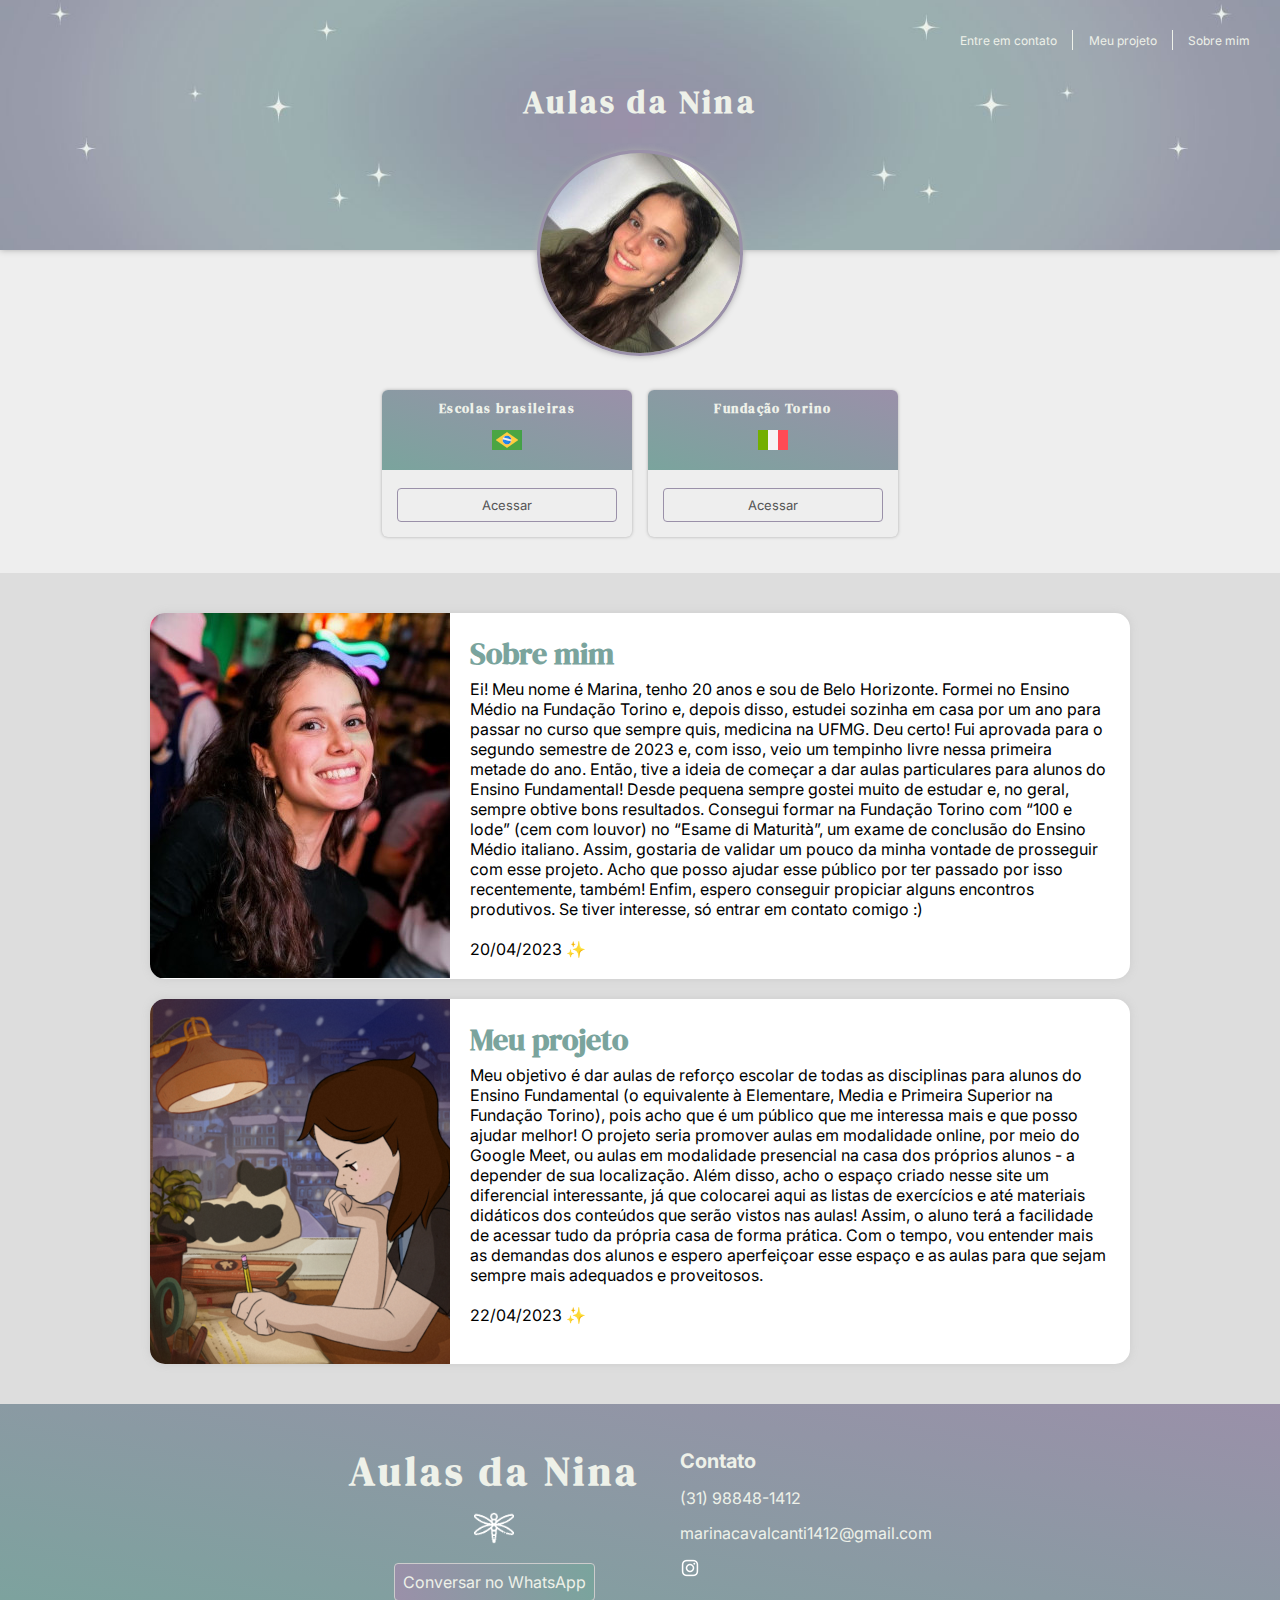
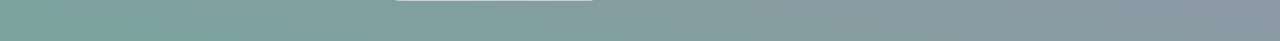
<file: index.html>
<!DOCTYPE html>
<html lang="pt-br">
<head>
    <meta charset="UTF-8">
    <meta http-equiv="X-UA-Compatible" content="IE=edge">
    <meta name="viewport" content="width=device-width, initial-scale=1.0">
    <link rel="stylesheet" href="./estilos/app.css">
    <link rel="stylesheet" href="./estilos/home.css">
    <link rel="shortcut icon" href="./imagens/home-imagens/libelula-100x100.png" type="image/x-icon">
    <title>Aulas da Nina</title>
</head>
<body>
    <header>
        <nav>
            <a href="#footer">Entre em contato</a>
            <div class="nav-divider"></div>
            <a href="#meu-projeto">Meu projeto</a>
            <div class="nav-divider"></div>
            <a href="#sobre-mim">Sobre mim</a>
        </nav>

        <h1>Aulas da Nina</h1>
        <img id="img-perfil" src="./imagens/home-imagens/foto-perfil-200x200.jpeg" alt="Foto de perfil da Nina">
    </header>

    <section id="modulos-section">
        <div class="cards">
            <div class="card-header">
                <h2>Escolas brasileiras</h2>
                <img src="./imagens/modulos-icons/bandeirinha-brasil-30x30.png" alt="Bandeira do Brasil">
            </div>
            <a href="./secoes/escolas_brasileiras.html" class="button">Acessar</a>
        </div>
        <div class="cards">
            <div class="card-header">
                <h2>Fundação Torino</h2>
                <img src="./imagens/modulos-icons/bandeirinha-italia-30x30.png" alt="Bandeira da Itália">
            </div>
            <a href="./secoes/fundacao_torino.html" class="button">Acessar</a>
        </div>
    </section>

    <section id="info">
        <div class="info-card" id="sobre-mim">
            <picture>
                <source media="(min-width: 1070px)" srcset="./imagens/home-imagens/foto-perfil2-300x365.jpg" type="image/jpg">
                <source media="(min-width: 900px)" srcset="./imagens/home-imagens/foto-perfil2-400x352.jpg" type="image/png">
                <source media="(min-width: 700px)" srcset="./imagens/home-imagens/foto-perfil2-300x365.jpg" type="image/jpg">
                <source media="(min-width: 500px)" srcset="./imagens/home-imagens/foto-perfil2-400x352.jpg" type="image/png">
                <img src="./imagens/home-imagens/foto-perfil2-300x365.jpg" alt="Foto de perfil da Nina 2">
            </picture>

            <div class="info-text">
                <h3>Sobre mim</h3>
                <p>Ei! Meu nome é Marina, tenho 20 anos e sou de Belo Horizonte. Formei no Ensino Médio na Fundação Torino e, depois disso, estudei sozinha em casa por um ano para passar no curso que sempre quis, medicina na UFMG. Deu certo! Fui aprovada para o segundo semestre de 2023 e, com isso, veio um tempinho livre nessa primeira metade do ano. Então, tive a ideia de começar a dar aulas particulares para alunos do Ensino Fundamental! Desde pequena sempre gostei muito de estudar e, no geral, sempre obtive bons resultados. Consegui formar na Fundação Torino com “100 e lode” (cem com louvor) no “Esame di Maturità”, um exame de conclusão do Ensino Médio italiano. Assim, gostaria de validar um pouco da minha vontade de prosseguir com esse projeto. Acho que posso ajudar esse público por ter passado por isso recentemente, também! Enfim, espero conseguir propiciar alguns encontros produtivos. Se tiver interesse, só entrar em contato comigo :)</p>
                <p class="info-date">20/04/2023 &#10024;</p>
            </div>
        </div>
        <div class="info-card" id="meu-projeto">
            <picture>
                <source media="(min-width: 1070px)" srcset="./imagens/home-imagens/drawing-projeto-300x365.PNG" type="image/png">
                <source media="(min-width: 900px)" srcset="./imagens/home-imagens/drawing-projeto-400x352.PNG" type="image/png">
                <source media="(min-width: 700px)" srcset="./imagens/home-imagens/drawing-projeto-300x365.PNG" type="image/png">
                <source media="(min-width: 500px)" srcset="./imagens/home-imagens/drawing-projeto-400x352.PNG" type="image/png">
                <img src="./imagens/home-imagens/drawing-projeto-300x365.PNG" alt="Foto de perfil da Nina 2">
            </picture>
            <div class="info-text">
                <h3>Meu projeto</h3>
                <p>Meu objetivo é dar aulas de reforço escolar de todas as disciplinas para alunos do Ensino Fundamental (o equivalente à Elementare, Media e Primeira Superior na Fundação Torino), pois acho que é um público que me interessa mais e que posso ajudar melhor! O projeto seria promover aulas em modalidade online, por meio do Google Meet, ou aulas em modalidade presencial na casa dos próprios alunos - a depender de sua localização. Além disso, acho o espaço criado nesse site um diferencial interessante, já que colocarei aqui as listas de exercícios e até materiais didáticos dos conteúdos que serão vistos nas aulas! Assim, o aluno terá a facilidade de acessar tudo da própria casa de forma prática. Com o tempo, vou entender mais as demandas dos alunos e espero aperfeiçoar esse espaço e as aulas para que sejam sempre mais adequados e proveitosos.</p>
                <p class="info-date">22/04/2023 &#10024;</p>
            </div>
        </div>
    </section>

    <footer id="footer">
        <div class="footer-div" id="footer-header">
            <h3>Aulas da Nina</h3>
            <img src="./imagens/home-imagens/libelula-100x100.png" alt="libelula">
            <a class="button" href="https://wa.me/5531988481412?text=Ol%C3%A1%2C%20Nina!%20Tenho%20interesse%20em%20suas%20aulas%20%3A)" rel="external" target="_blank">Conversar no WhatsApp</a>
        </div>
        <div class="footer-div">
            <h4>Contato</h4>
            <p>(31) 98848-1412</p>
            <p>marinacavalcanti1412@gmail.com</p>
            <a href="https://instagram.com/nina.cavalcanti" rel="external" target="_blank"><img src="./imagens/home-imagens/insta-icon-20x20.png" alt="Ícone do instagram"></a>
        </div>
    </footer>
</body>
</html>
</file>
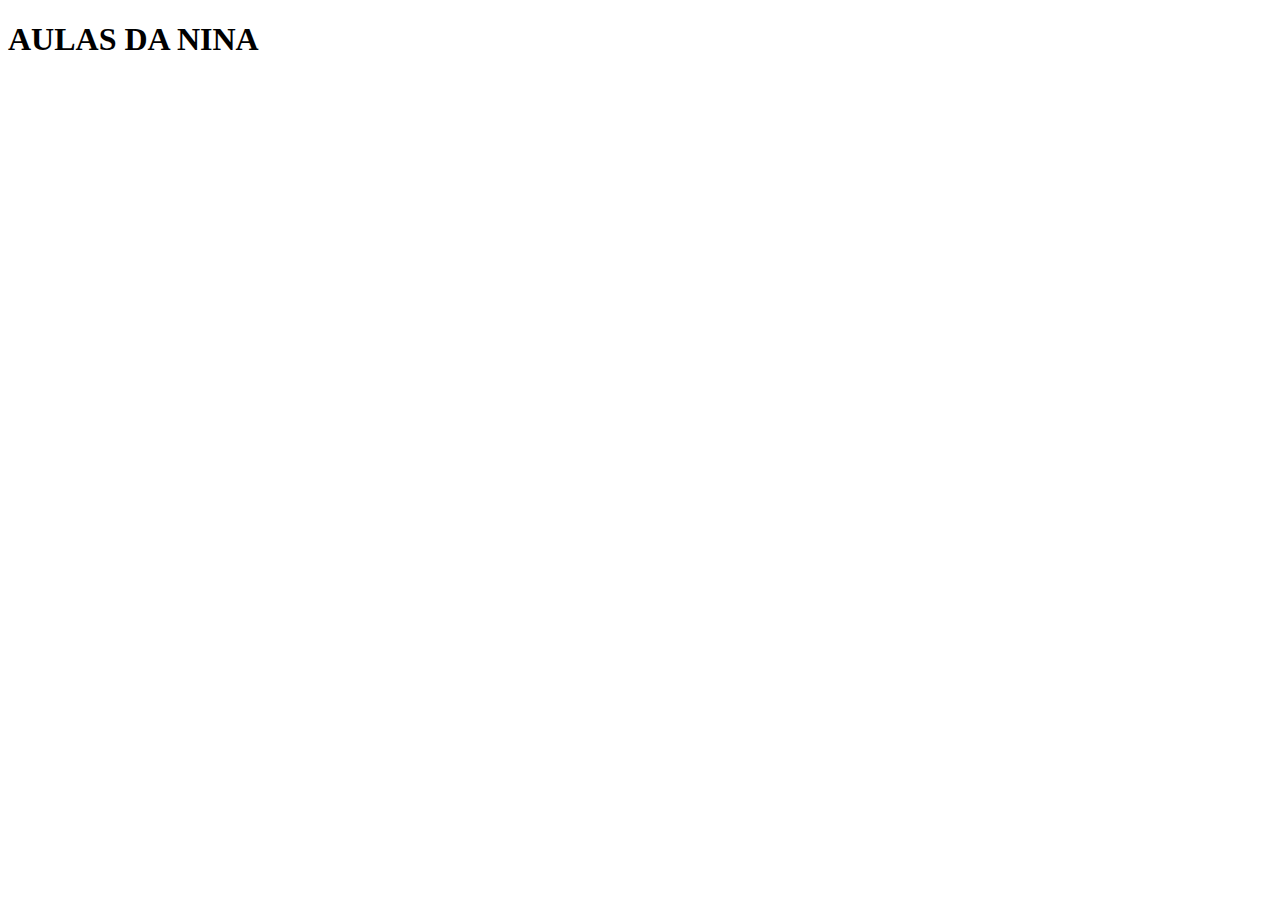
<file: codigo/index.html>
<!DOCTYPE html>
<html lang="pt-br">
<head>
    <meta charset="UTF-8">
    <meta http-equiv="X-UA-Compatible" content="IE=edge">
    <meta name="viewport" content="width=device-width, initial-scale=1.0">
    <title>Aulas da Nina</title>
</head>
<body>
    <h1>AULAS DA NINA</h1>
</body>
</html>
</file>
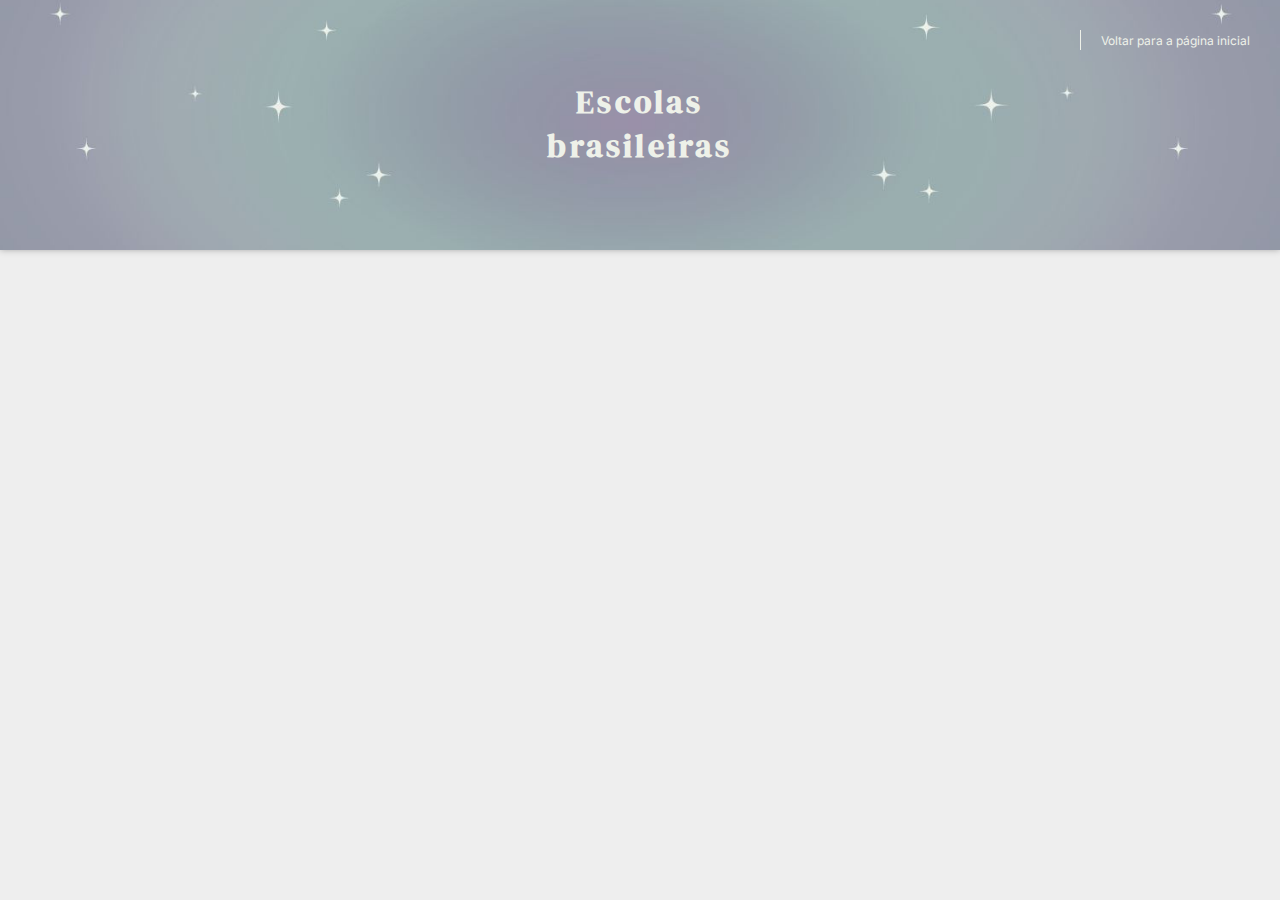
<file: escolas_brasileiras/escolas_brasileiras.html>
<!DOCTYPE html>
<html lang="pt-br">
<head>
    <meta charset="UTF-8">
    <meta http-equiv="X-UA-Compatible" content="IE=edge">
    <meta name="viewport" content="width=device-width, initial-scale=1.0">
    <link rel="stylesheet" href="../style.css">
    <link rel="shortcut icon" href="./imagens/libelula-100x100.png" type="image/x-icon">
    <title>Aulas da Nina</title>
</head>
<body>
    <header>
        <nav style="width: 170px">
            <div class="nav-divider"></div>
            <a href="../index.html">Voltar para a página inicial</a>
        </nav>

        <h1>Escolas<br>brasileiras</h1>
    </header>
</body>
</html>
</file>
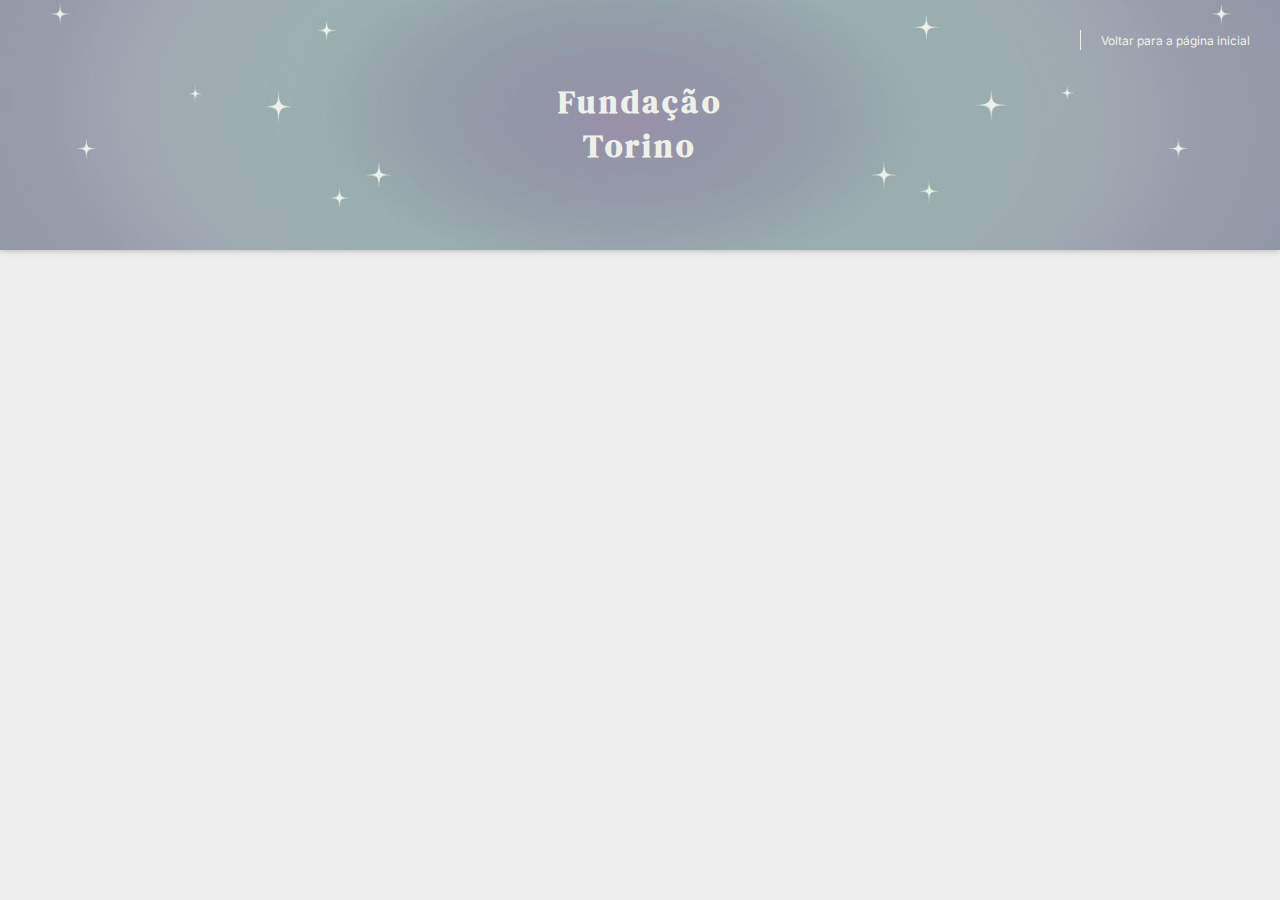
<file: fundacao_torino/fundacao_torino.html>
<!DOCTYPE html>
<html lang="pt-br">
<head>
    <meta charset="UTF-8">
    <meta http-equiv="X-UA-Compatible" content="IE=edge">
    <meta name="viewport" content="width=device-width, initial-scale=1.0">
    <link rel="stylesheet" href="../style.css">
    <link rel="shortcut icon" href="./imagens/libelula-100x100.png" type="image/x-icon">
    <title>Aulas da Nina</title>
</head>
<body>
    <header>
        <nav style="width: 170px">
            <div class="nav-divider"></div>
            <a href="../index.html">Voltar para a página inicial</a>
        </nav>

        <h1>Fundação<br>Torino</h1>
    </header>
</body>
</html>
</file>
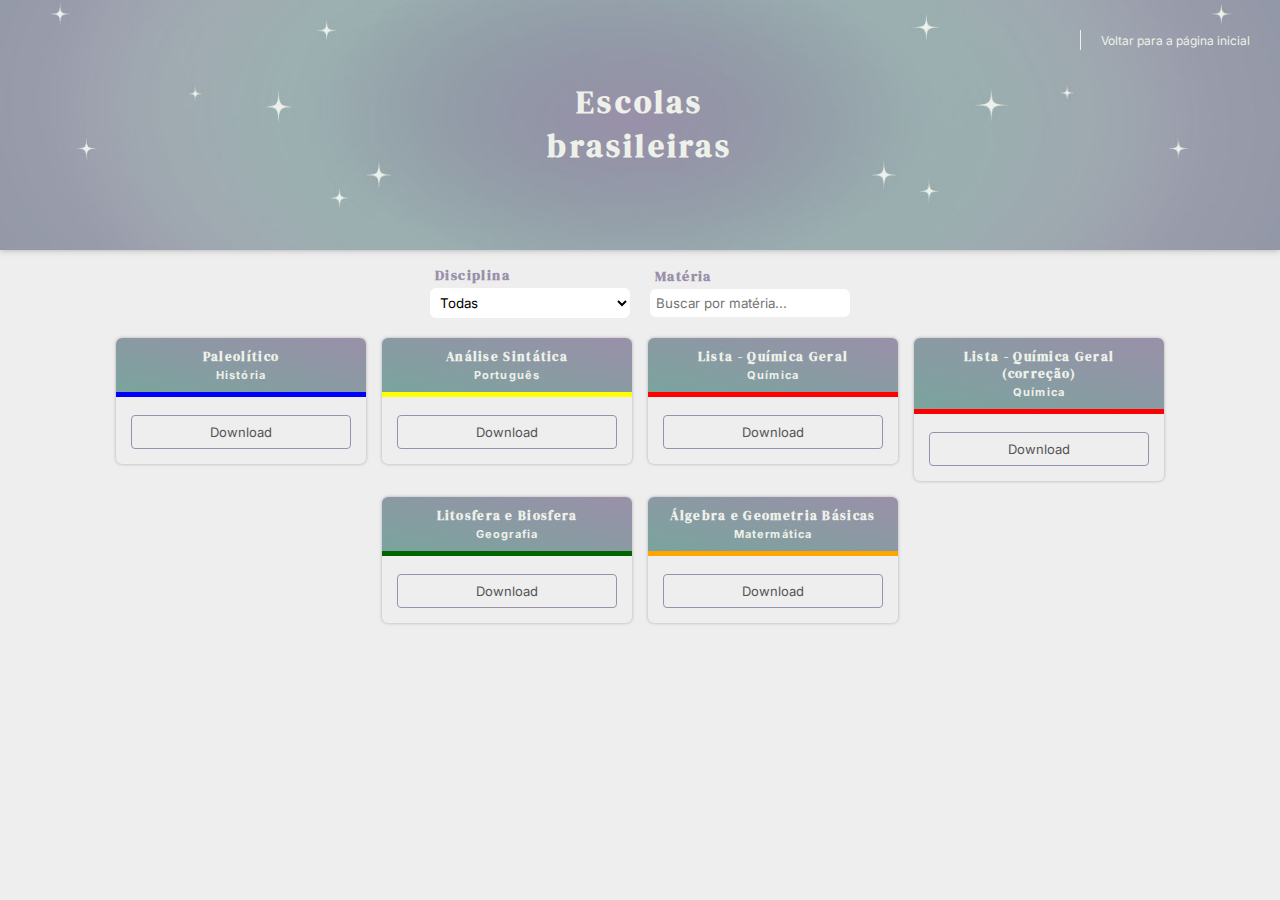
<file: secoes/escolas_brasileiras.html>
<!DOCTYPE html>
<html lang="pt-br">
<head>
    <meta charset="UTF-8">
    <meta http-equiv="X-UA-Compatible" content="IE=edge">
    <meta name="viewport" content="width=device-width, initial-scale=1.0">
    <link rel="stylesheet" href="../estilos/app.css">
    <link rel="stylesheet" href="../estilos/secoes.css">
    <link rel="shortcut icon" href="../imagens/home-imagens/libelula-100x100.png" type="image/x-icon">
    <title>Aulas da Nina</title>
</head>
<body class='brasileira'>
    <header>
        <nav style="width: 170px">
            <div class="nav-divider"></div>
            <a href="../index.html">Voltar para a página inicial</a>
        </nav>

        <h1>Escolas<br>brasileiras</h1>
    </header>

    <section id="section-filtragem">
        <div>
            <h2>Disciplina</h2>
            <select id='search-select'>

            </select>
        </div>
        <div id="input-div">
            <h2>Matéria</h2>
            <input id='search-input' placeholder="Buscar por matéria..." type="text">
        </div>
    </section>

    <section id="modulos-section">

    </section>

    <script src="./script.js" type="module" defer></script>
</body>
</html>
</file>
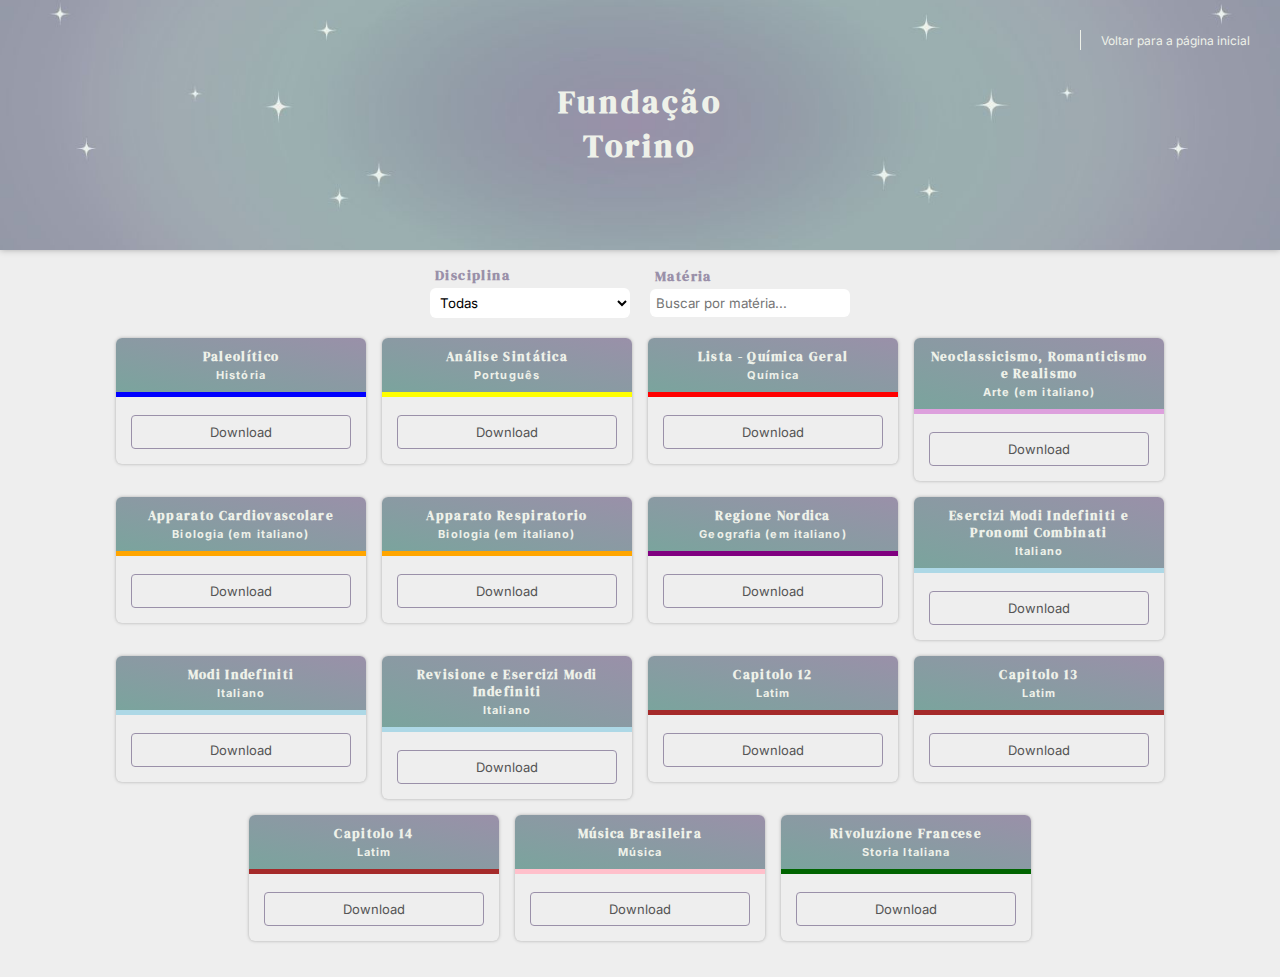
<file: secoes/fundacao_torino.html>
<!DOCTYPE html>
<html lang="pt-br">
<head>
    <meta charset="UTF-8">
    <meta http-equiv="X-UA-Compatible" content="IE=edge">
    <meta name="viewport" content="width=device-width, initial-scale=1.0">
    <link rel="stylesheet" href="../estilos/app.css">
    <link rel="stylesheet" href="../estilos/secoes.css">
    <link rel="shortcut icon" href="../imagens/home-imagens/libelula-100x100.png" type="image/x-icon">
    <title>Aulas da Nina</title>
</head>
<body>
    <header>
        <nav style="width: 170px">
            <div class="nav-divider"></div>
            <a href="../index.html">Voltar para a página inicial</a>
        </nav>

        <h1>Fundação<br>Torino</h1>
    </header>

    <section id="section-filtragem">
        <div>
            <h2>Disciplina</h2>
            <select id='search-select'>

            </select>
        </div>
        <div id="input-div">
            <h2>Matéria</h2>
            <input id='search-input' placeholder="Buscar por matéria..." type="text">
        </div>
    </section>

    <section id="modulos-section">

    </section>

    <script src="./script.js" type="module" defer></script>
</body>
</html>
</file>
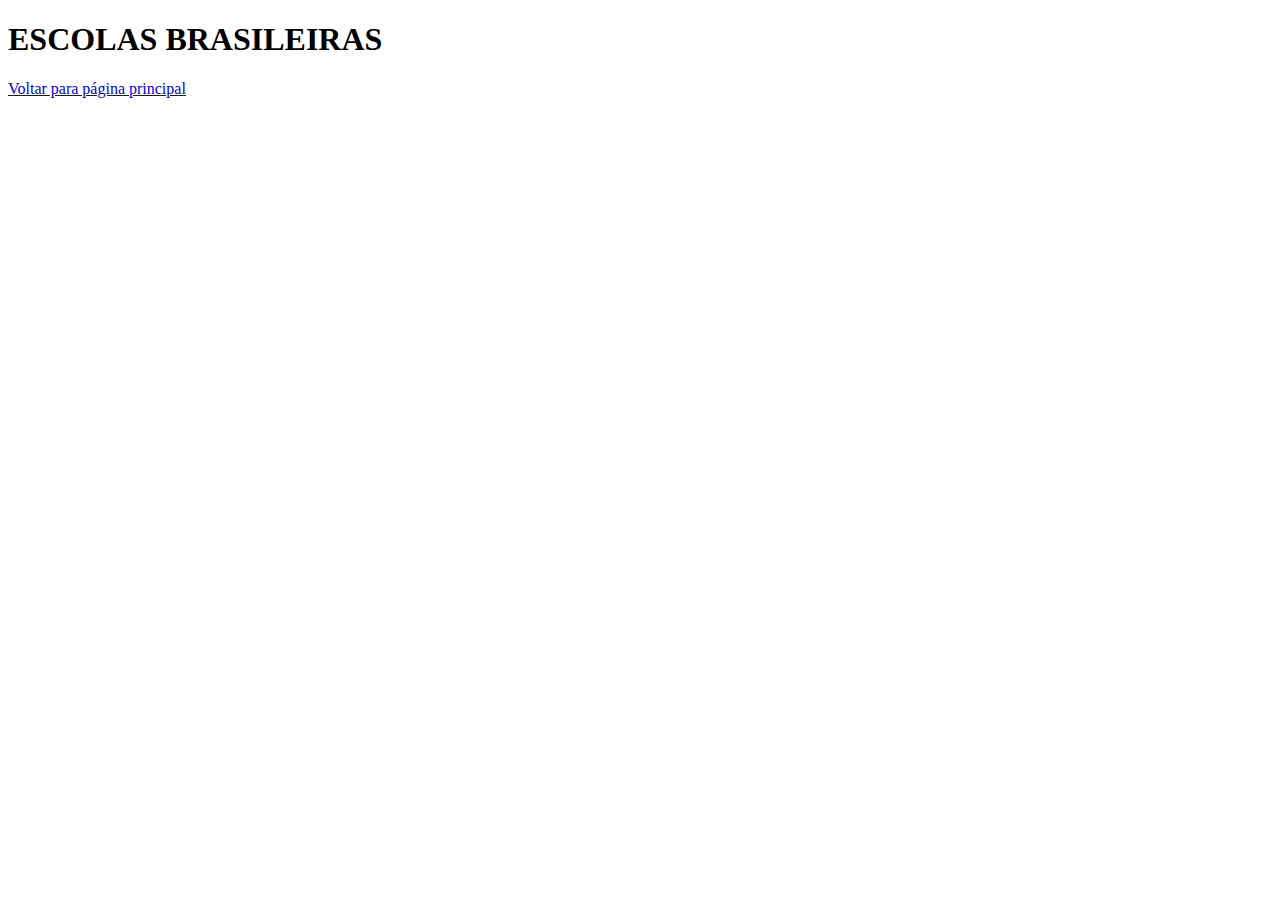
<file: codigo/escolas_brasileiras/escolas_brasileiras.html>
<!DOCTYPE html>
<html lang="pt-br">
<head>
    <meta charset="UTF-8">
    <meta http-equiv="X-UA-Compatible" content="IE=edge">
    <meta name="viewport" content="width=device-width, initial-scale=1.0">
    <title>Aulas da Nina</title>
</head>
<body>
    <h1>ESCOLAS BRASILEIRAS</h1>
    <a href="../../index.html">Voltar para página principal</a>
</body>
</html>
</file>
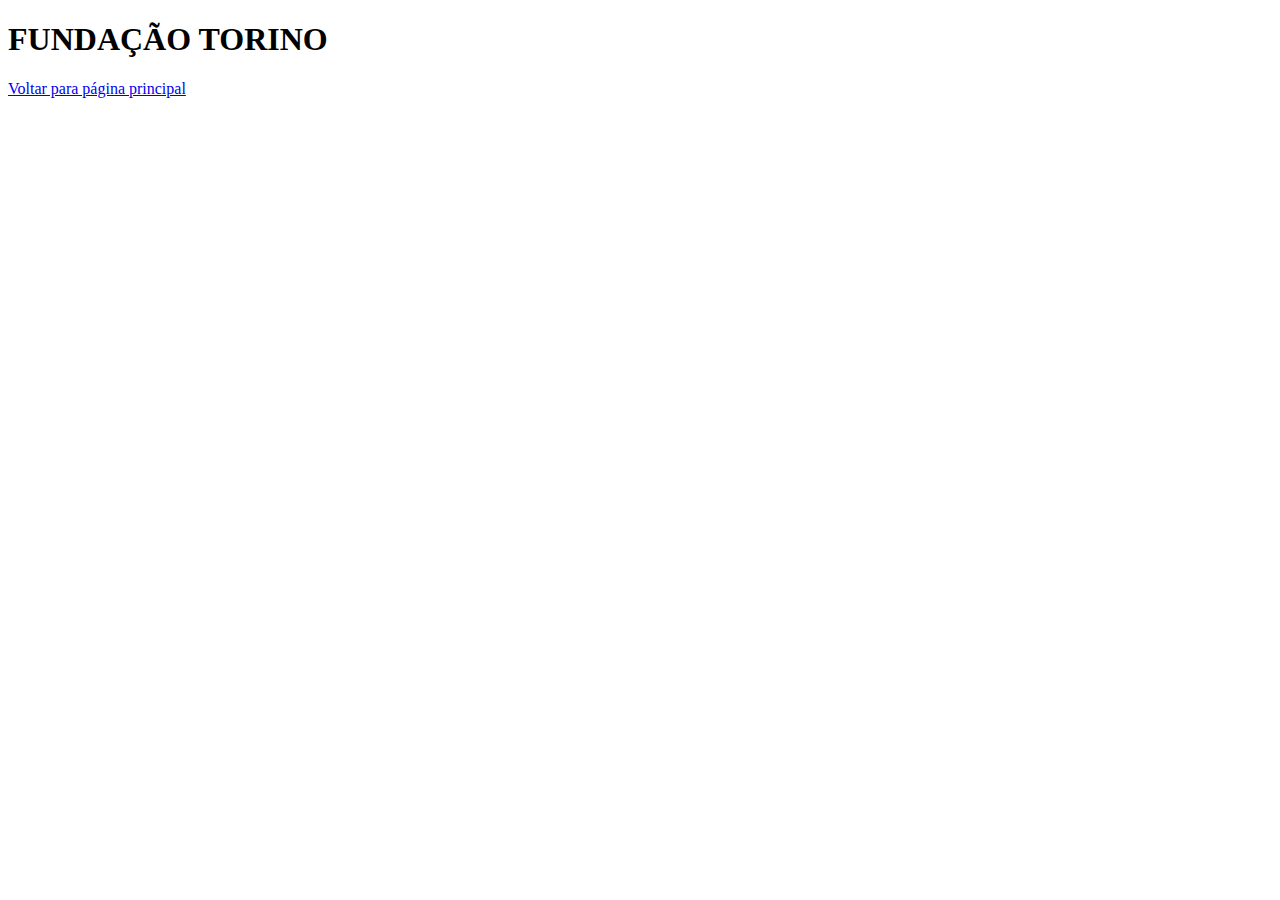
<file: codigo/fundacao_torino/fundacao_torino.html>
<!DOCTYPE html>
<html lang="pt-br">
<head>
    <meta charset="UTF-8">
    <meta http-equiv="X-UA-Compatible" content="IE=edge">
    <meta name="viewport" content="width=device-width, initial-scale=1.0">
    <title>Aulas da Nina</title>
</head>
<body>
    <h1>FUNDAÇÃO TORINO</h1>
    <a href="../../index.html">Voltar para página principal</a>
</body>
</html>
</file>
<file: estilos/app.css>
@import url('https://fonts.googleapis.com/css2?family=Inconsolata:wght@500&display=swap');
@import url('https://fonts.googleapis.com/css2?family=Inter&display=swap');
@import url('https://fonts.googleapis.com/css2?family=Poppins&display=swap');
@import url('https://fonts.googleapis.com/css2?family=DM+Sans&family=DM+Serif+Display');

/*
font-family: 'DM Serif Display', serif;
font-family: 'Inconsolata', monospace;
font-family: 'Inter', sans-serif;
font-family: 'Poppins', sans-serif;
*/

html{
    scroll-behavior: smooth;
}
:root{
    --positive-color: rgb(0, 100, 0);
    --primary: #9A90A9;
    --secondary: #7AA49D;
    --tertiary: #EEF1E9;

    --transparent: transparent;
    --white: #fff;
    --lightergrey: #eee;
    --lightgrey: #ddd;
    --grey: #ccc;
    --greyer: #aaa;
    --darkgrey: #555;
    --darkergrey: #333;
    --black: #000;
}
*{
    margin: 0;
    padding: 0;
    list-style: none;
    text-decoration: none;
    font-family: 'Inter', sans-serif;
    box-sizing: border-box;
    color:inherit;
    flex-shrink: 0;
}
body{
    background-color: var(--lightergrey);
}

/* ============================== */

.button{
    outline: none;
    border: 1px solid var(--primary);
    padding: 8px;
    transition: 0.2s;
    border-radius: 4px;
    color: var(--darkgrey);
}
.button:hover{
    cursor: pointer;
    background-image: linear-gradient(to left, var(--primary), var(--secondary));
    color: var(--tertiary);
    border: 1px solid var(--transparent);
}

/* ============================== */

header{
    background-image: url(../imagens/home-imagens/header-image.jpg);
    background-attachment: fixed;
    background-position: center;
    background-size:contain;
    position: relative;
    height: 250px;
    box-shadow: 0 0 0.4em var(--greyer);
    display: flex;
    justify-content: flex-end;
}
header>#img-perfil{
    border-radius: 50%;
    position: absolute;
    top: 150px;
    left: 50%;
    transform: translate(-50%);
    box-shadow: 0 0 0.4em var(--greyer);
    border: 3px solid var(--primary);
}
header>h1{
    position: absolute;
    top: 80px;
    left: 50%;
    transform: translate(-50%);
    color: var(--tertiary);
    white-space: nowrap;
    font-family: 'DM Serif Display', serif;
    letter-spacing: 0.1em;
    text-align: center;
}
header>nav{
    display: flex;
    align-items: center;
    height: 80px;
    width: 290px;
    justify-content: space-between;
    color: var(--tertiary);
    margin-right: 30px;
    font-size: 12px;
}
header>nav>a{
    transition: 0.2s;
}
header>nav>a:hover{
    color: var(--white);
}
.nav-divider{
    height: 20px;
    width: 1px;
    background-color: var(--tertiary);
}

/* CARDS */
#modulos-section{
    margin: 20px 10px;
    display: flex;
    align-items: flex-start;
    justify-content: center;
    flex-wrap: wrap;
}
.cards{
    width: 250px;
    margin: 0 8px 16px;
    display: flex;
    flex-direction: column;
    border-radius: 6px;
    box-shadow: 0 0 0.2em var(--greyer);
    overflow: hidden;
}
.cards>p{
    font-size: 16px;
    margin: 3px 16px;
    color: var(--darkgrey);
}
.cards>a{
    margin:  10px 15px 15px;
    font-size: 13px;
    text-align: center;
}
.card-header{
    text-align: center;
    background-image: linear-gradient(to bottom left, var(--primary), var(--secondary));
    width: 100%;
    padding: 10px 12px;
    margin-bottom: 8px;
}
.card-header>img{
    margin: 5px 0;
    vertical-align: bottom;
}
.card-header>p{
    font-size: 11px;
    color: var(--tertiary);
    font-weight: bold;
    letter-spacing: 0.1em;
}
.card-header>h2{
    font-size: 13px;
    color: var(--tertiary);
    margin-bottom: 3px;
    font-family: 'DM Serif Display', serif;
    letter-spacing: 0.1em;
}

/* FOOTER */
footer{
    padding: 20px;
    color: var(--tertiary);
    background-image: linear-gradient(to bottom left, var(--primary), var(--secondary));
    display: flex;
    flex-wrap: wrap;
    align-items: center;
    justify-content: center;
}
.footer-div{
    padding: 20px;
    display: flex;
    flex-direction: column;
    align-items: flex-start;
}
.footer-div img{
    filter: invert(100%);
}
.footer-div>p, img{
    margin-bottom: 15px;
}
.footer-div>h4{
    font-size: 20px;
    margin-bottom: 15px;
}
#footer-header{
    align-items: center;
}
#footer-header>.button{
    border: 1px solid var(--grey);
    color: var(--darkgrey);
    background-image: linear-gradient(to right, var(--primary), var(--secondary));
    color: var(--tertiary);
}
#footer-header>.button:hover{
    scale: 1.05;
}
#footer-header>h3{
    font-family: 'DM Serif Display', serif;
    letter-spacing: 0.1em;
    font-size: 40px;
}
#footer-header>img{
    margin-top: 10px;
    width: 40px;
}

@media screen and (max-width: 620px){
    .cards{
        width: 140px;
    }
}
</file>
<file: estilos/home.css>
#modulos-section{
    margin-top: 140px;
}
#info{
    background-color: var(--lightgrey);
    padding: 30px;
    display: flex;
    align-items: flex-start;
    justify-content: center;
    flex-wrap: wrap;
}
.info-card{
    margin: 10px;
    background-color: var(--white);
    display: flex;
    flex-wrap: wrap;
    border-radius: 15px;
    overflow: hidden;
    box-shadow: 0 0 0.5em var(--grey);
    align-items: flex-start;
    flex-shrink: 1;
}
.info-card img{
    margin: 0;
    vertical-align: bottom;
}
.info-text{
    padding: 20px;
}
.info-text>h3{
    font-family: 'DM Serif Display', serif;
    color: var(--secondary);
    font-size: 30px;
    margin-bottom: 5px;
}
.info-text>p{
    width: 640px;
}
.info-date{
    margin-top: 20px;
}

@media screen and (max-width: 1069px){
    .info-card{
        flex-direction: column;
    }
    .info-text>p{
        width: 355px;
    }
}
@media screen and (max-width: 899px){
    .info-text>p{
        width: 250px;
    }
}
@media screen and (max-width: 699px){
    .info-text>p{
        width: 355px;
    }
}
@media screen and (max-width: 499px){
    .info-text>p{
        width: 250px;
    }
}
</file>
<file: style.css>
@import url('https://fonts.googleapis.com/css2?family=Inconsolata:wght@500&display=swap');
@import url('https://fonts.googleapis.com/css2?family=Inter&display=swap');
@import url('https://fonts.googleapis.com/css2?family=Poppins&display=swap');
@import url('https://fonts.googleapis.com/css2?family=DM+Sans&family=DM+Serif+Display');

/*
font-family: 'DM Serif Display', serif;
font-family: 'Inconsolata', monospace;
font-family: 'Inter', sans-serif;
font-family: 'Poppins', sans-serif;
*/

html{
    scroll-behavior: smooth;
}
:root{
    --positive-color: rgb(0, 100, 0);
    --primary: #9A90A9;
    --secondary: #7AA49D;
    --tertiary: #EEF1E9;

    --transparent: transparent;
    --white: #fff;
    --lightergrey: #eee;
    --lightgrey: #ddd;
    --grey: #ccc;
    --greyer: #aaa;
    --darkgrey: #555;
    --darkergrey: #333;
    --black: #000;
}
*{
    margin: 0;
    padding: 0;
    list-style: none;
    text-decoration: none;
    font-family: 'Inter', sans-serif;
    box-sizing: border-box;
    color:inherit;
    flex-shrink: 0;
}
body{
    background-color: var(--lightergrey);
}

/* ============================== */

.button{
    outline: none;
    border: 1px solid var(--primary);
    padding: 8px;
    transition: 0.2s;
    border-radius: 4px;
    color: var(--darkgrey);
}
.button:hover{
    cursor: pointer;
    background-image: linear-gradient(to left, var(--primary), var(--secondary));
    color: var(--tertiary);
    border: 1px solid var(--transparent);
}

/* ============================== */

header{
    background-image: url(./imagens/header-image.jpg);
    background-attachment: fixed;
    background-position: center;
    background-size:contain;
    position: relative;
    height: 250px;
    box-shadow: 0 0 0.4em var(--greyer);
    display: flex;
    justify-content: flex-end;
}
header>#img-perfil{
    border-radius: 50%;
    position: absolute;
    top: 150px;
    left: 50%;
    transform: translate(-50%);
    box-shadow: 0 0 0.4em var(--greyer);
    border: 3px solid var(--primary);
}
header>h1{
    position: absolute;
    top: 80px;
    left: 50%;
    transform: translate(-50%);
    color: var(--tertiary);
    white-space: nowrap;
    font-family: 'DM Serif Display', serif;
    letter-spacing: 0.1em;
    text-align: center;
}
header>nav{
    display: flex;
    align-items: center;
    height: 80px;
    width: 290px;
    justify-content: space-between;
    color: var(--tertiary);
    margin-right: 30px;
    font-size: 12px;
}
header>nav>a{
    transition: 0.2s;
}
header>nav>a:hover{
    color: var(--white);
}
.nav-divider{
    height: 20px;
    width: 1px;
    background-color: var(--tertiary);
}
#modulos-section{
    margin-top: 140px;
    display: flex;
    align-items: center;
    justify-content: center;
    flex-wrap: wrap;
    padding: 0 15px;
}
.cards{
    width: 280px;
    margin: 0 10px 30px;
    display: flex;
    flex-direction: column;
    border-radius: 6px;
    box-shadow: 0 0 0.2em var(--greyer);
    overflow: hidden;
}
.cards>p{
    font-size: 13px;
    margin: 2px 7px 2px 16px;
    color: var(--darkgrey);
}
.cards>a{
    margin: 15px;
    font-size: 13px;
    text-align: center;
}
.card-header{
    text-align: center;
    background-image: linear-gradient(to bottom left, var(--primary), var(--secondary));
    width: 100%;
    padding: 10px 15px;
    margin-bottom: 8px;
}
.card-header>h2{
    font-size: 17px;
    color: var(--tertiary);
    margin-bottom: 3px;
    font-family: 'DM Serif Display', serif;
    letter-spacing: 0.1em;
}

#info{
    background-color: var(--lightgrey);
    padding: 30px;
    display: flex;
    align-items: flex-start;
    justify-content: center;
    flex-wrap: wrap;
}
.info-card{
    margin: 10px;
    background-color: var(--white);
    display: flex;
    flex-wrap: wrap;
    border-radius: 15px;
    overflow: hidden;
    box-shadow: 0 0 0.5em var(--grey);
    align-items: flex-start;
    flex-shrink: 1;
}
.info-card>img{
    margin: 0;
}
.info-text{
    padding: 20px;
}
.info-text>h3{
    font-family: 'DM Serif Display', serif;
    color: var(--secondary);
    font-size: 30px;
    margin-bottom: 5px;
}
.info-text>p{
    width: 640px;
}
.info-date{
    margin-top: 20px;
}

footer{
    padding: 20px;
    color: var(--tertiary);
    background-image: linear-gradient(to bottom left, var(--primary), var(--secondary));
    display: flex;
    flex-wrap: wrap;
    align-items: center;
    justify-content: center;
}
.footer-div{
    padding: 20px;
    display: flex;
    flex-direction: column;
    align-items: flex-start;
}
.footer-div img{
    filter: invert(100%);
}
.footer-div>p, img{
    margin-bottom: 15px;
}
.footer-div>h4{
    font-size: 20px;
    margin-bottom: 10px;
}
#footer-header{
    align-items: center;
}
#footer-header>.button{
    border: 1px solid var(--grey);
    color: var(--darkgrey);
    background-image: linear-gradient(to right, var(--primary), var(--secondary));
    color: var(--tertiary);
}
#footer-header>.button:hover{
    border: 1px solid var(--grey);
    scale: 1.05;
}
#footer-header>h3{
    font-family: 'DM Serif Display', serif;
    letter-spacing: 0.1em;
    font-size: 40px;
}
#footer-header>img{
    margin-top: 10px;
    width: 40px;
    filter: invert(95%);
}

@media screen and (max-width: 1070px){
    .info-card{
        flex-direction: column;
    }
    .info-text>p{
        width: 250px;
    }
}
@media screen and (max-width: 640px){
    .cards{
        width: 140px;
    }
}
</file>
<file: estilos/secoes.css>
#section-filtragem{
    display: flex;
    align-items: center;
    justify-content: center;
    flex-wrap: wrap;
    margin: 0 15px;
}
#section-filtragem>div{
    margin: 15px 10px 0;
    width: 200px;
}
#section-filtragem select,input{
    border: none;
    outline: none;
    padding: 10px;
    width: 100%;
    border-radius: 6px;
    padding: 6px;
    background-color: var(--white);
}
#section-filtragem h2{
    font-size: 14px;
    margin: 0 0 3px 5px;
    font-family: 'DM Serif Display', serif;
    color: var(--primary);
    letter-spacing: 0.1em;
}
</file>
